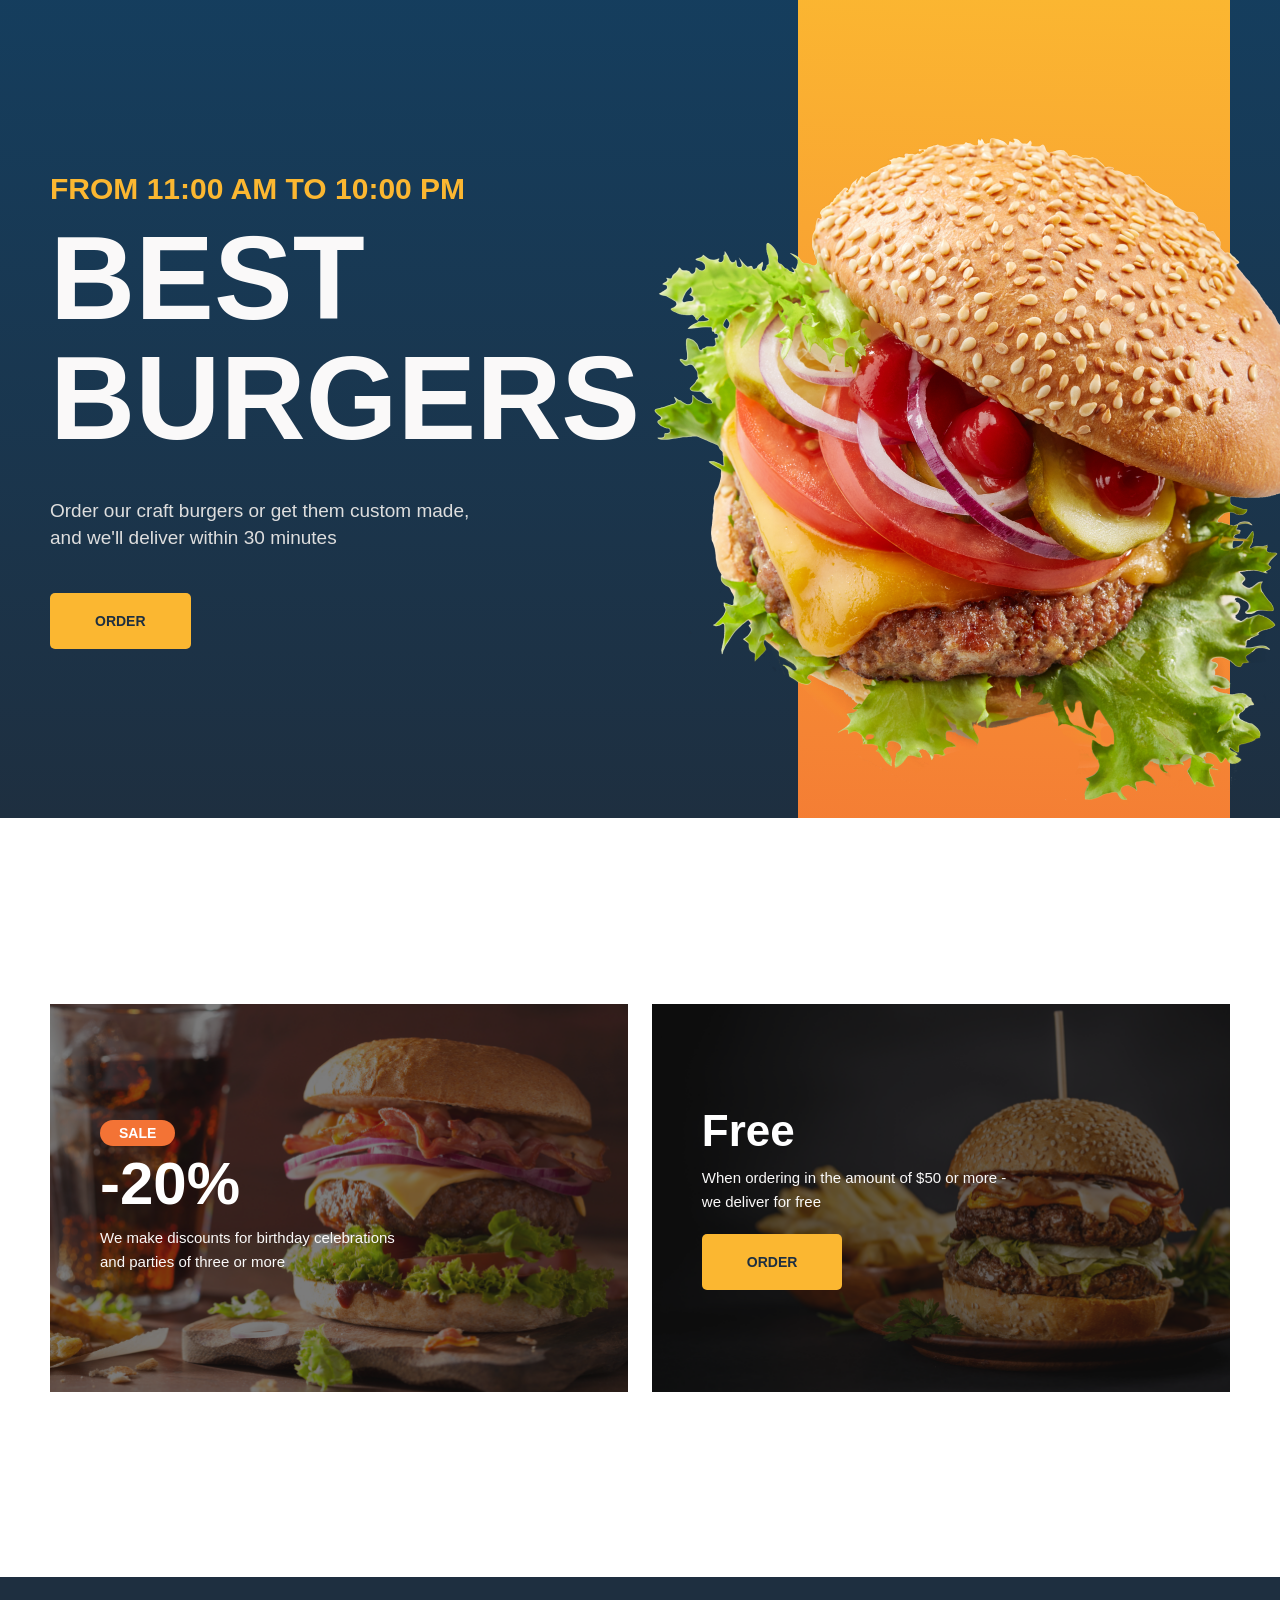
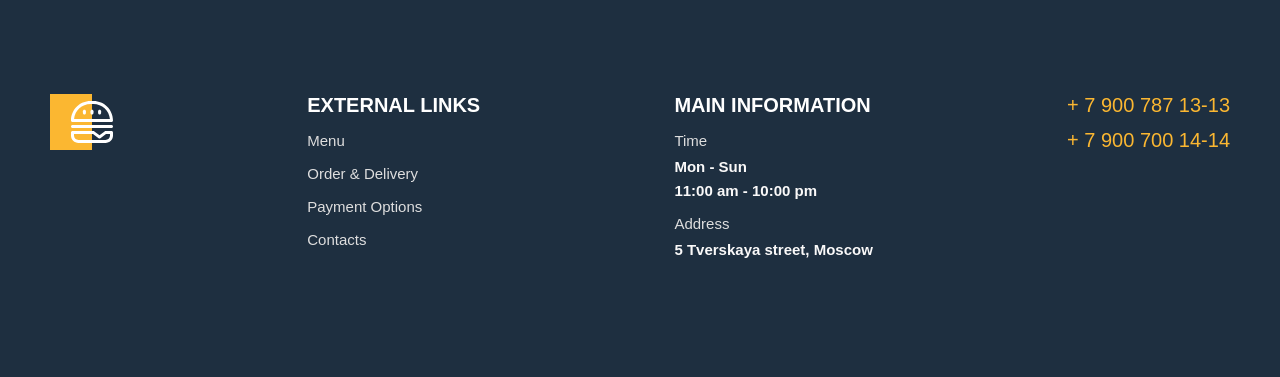
<file: index.html>
<!DOCTYPE html>
<html lang="ru">
<!--Because I'm using Russian Language-->
<!--<html lang="ru"></html>-->

<head>
    <meta charset="UTF-8">
    <meta http-equiv="X-UA-Compatible" content="IE=edge">
    <meta name="viewport" content="width=device-width, initial-scale=1.0">
    <title>Burgers</title>
    <link rel="preconnect" href="https://fonts.googleapis.com">
    <link rel="preconnect" href="https://fonts.gstatic.com" crossorigin>
    <link
        href="https://fonts.googleapis.com/css2?family=Nunito+Sans:wght@700;800&family=Open+Sans:wght@400;700;800&display=swap">
    <link rel="stylesheet" href="style/main.css">
</head>

<body>
    <div class="main">
        <div class="container">
            <div class="text">
                <h1>
                    <span>from 11:00 am to 10:00 pm</span>
                    Best burgers
                </h1>
                <p>
                    <!--Закажи наши фирменные бургеры или собери что-то своё, a&nbsp;наши курьеры доставят
                    за&nbsp;30&nbsp;минут-->
                    Order our craft burgers or get them custom made, <br>and we'll deliver within 30 minutes
                </p>
                <a href="#">order</a>
            </div>
            <div class="visual">
                <div class="background"></div>
                <img src="image/burger.png" alt="Burger">
            </div>
        </div>
    </div>
    <div class="promo">
        <div class="container">
            <div class="promo-left">
                <p class="sales">Sale</p>
                <p class="cost">-20%</p>
                <p class="description">
                    We make discounts for birthday celebrations<br> and parties of three or more </p>
            </div>
            <div class="promo-right">
                <p class="free">Free</p>
                <p class="description">When ordering in the amount of $50 or more - we deliver for free</p>
                <a href="#">order</a>
            </div>
        </div>
    </div>
    <div class="footer">
        <div class="container">
            <div>
                <img class="logo" src="image/Logo.svg" alt="">
            </div>
            <div class="item">
                <h2>external links</h2>
                <ul>
                    <li><a href="">Menu</a></li>
                    <li><a href="">Order & Delivery</a></li>
                    <li><a href="">Payment Options</a></li>
                    <li><a href="">Contacts</a></li>
                </ul>
            </div>
            <div class="item">
                <h2>main information</h2>
                <ul>
                    <li>
                        <span>
                            Time
                        </span>
                        Mon - Sun<br>
                        11:00 am - 10:00 pm
                    </li>
                    <li>
                        <span>
                            Address
                        </span>
                        5 Tverskaya street, Moscow
                    </li>
                </ul>
            </div>
            <div class="tel">
                <ul>
                    <li>+ 7 900 787 13-13</li>
                    <li>+ 7 900 700 14-14</li>
                </ul>
            </div>
        </div>
    </div>
</body>

</html>
</file>
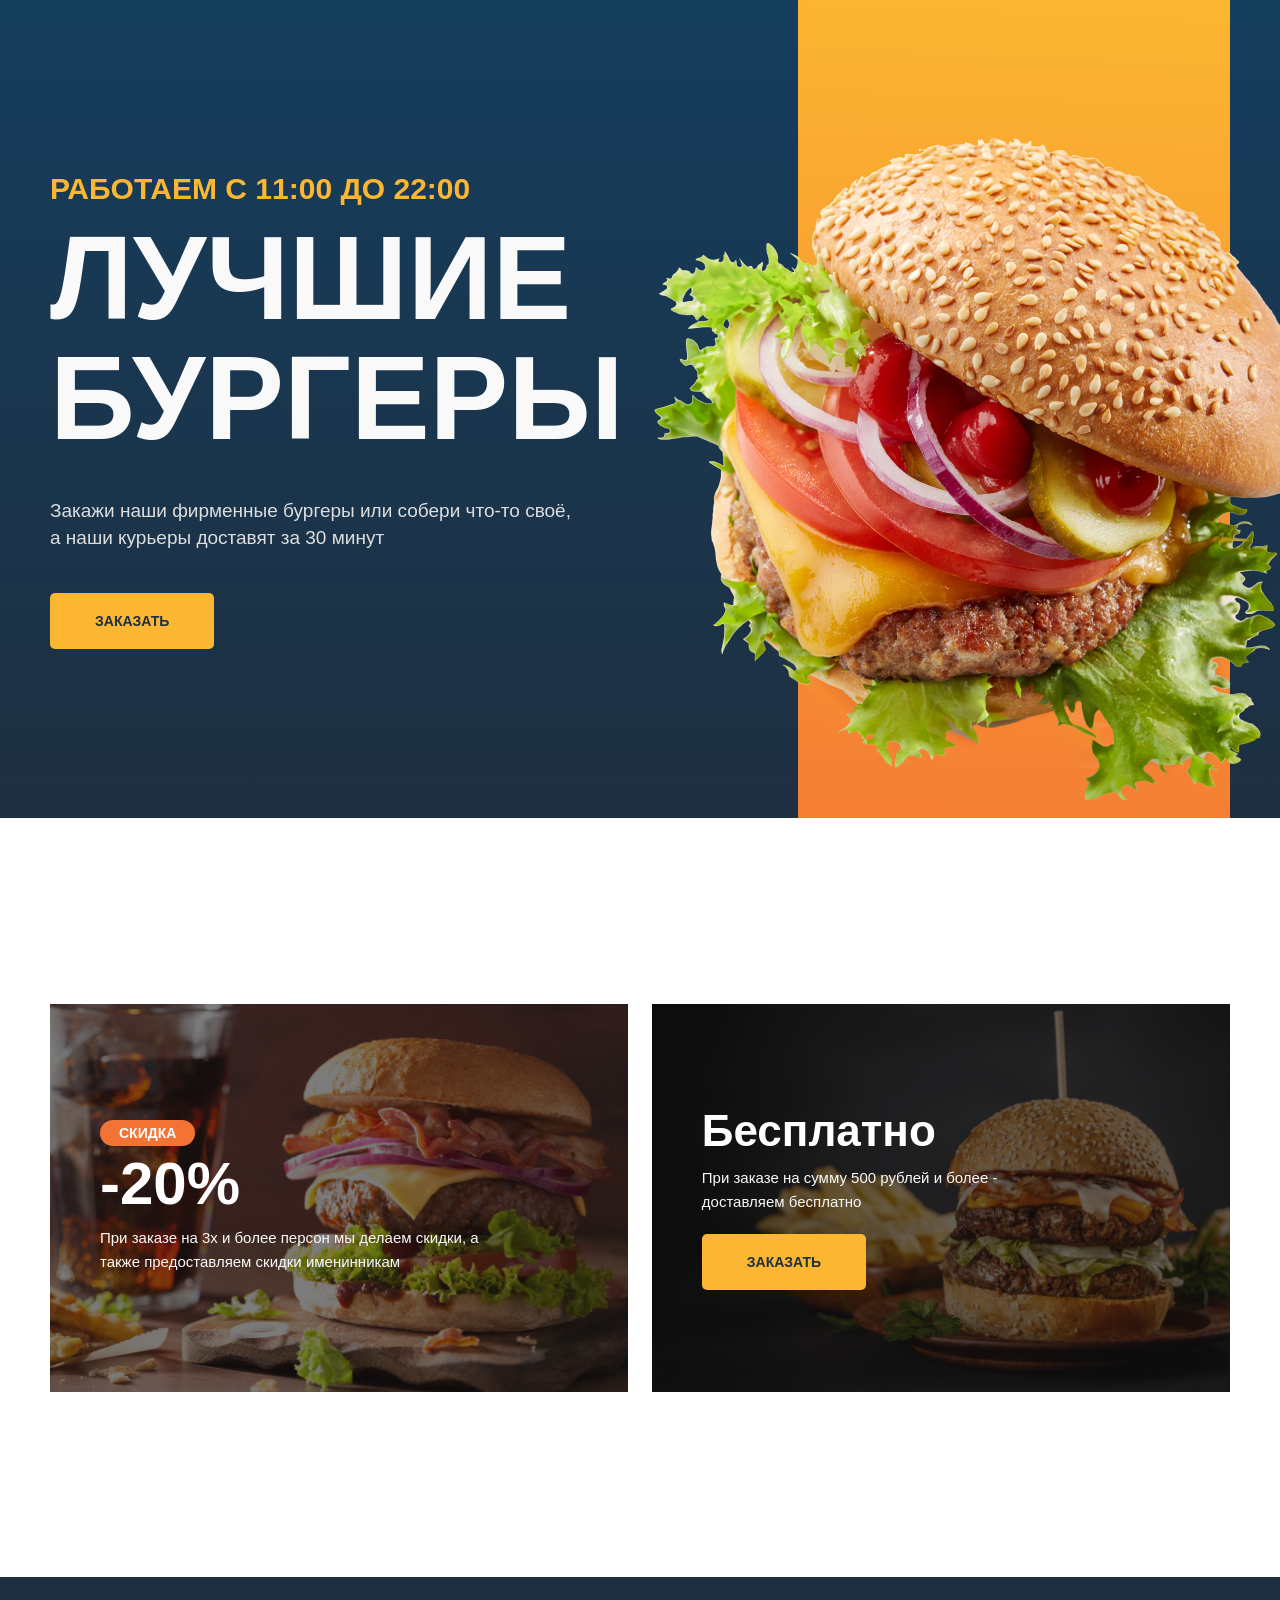
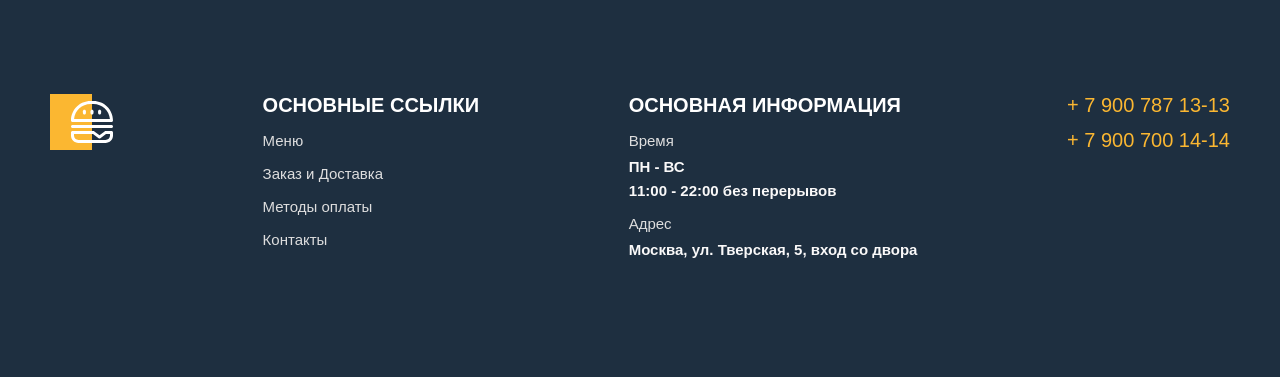
<file: indexRus.html>
<!DOCTYPE html>
<html lang="ru">
<!--Because I'm using Russian Language-->
<!--<html lang="ru"></html>-->

<head>
    <meta charset="UTF-8">
    <meta http-equiv="X-UA-Compatible" content="IE=edge">
    <meta name="viewport" content="width=device-width, initial-scale=1.0">
    <title>Burgers</title>
    <link rel="preconnect" href="https://fonts.googleapis.com">
    <link rel="preconnect" href="https://fonts.gstatic.com" crossorigin>
    <link
        href="https://fonts.googleapis.com/css2?family=Nunito+Sans:wght@700;800&family=Open+Sans:wght@400;700;800&display=swap">
    <link rel="stylesheet" href="style/main.css">
</head>

<body>
    <div class="main">
        <div class="container">
            <div class="text">
                <h1>
                    <span>работаем c 11:00 до 22:00</span>
                    Лучшие бургеры
                </h1>
                <p>
                    Закажи наши фирменные бургеры или собери что-то своё, a&nbsp;наши курьеры доставят
                    за&nbsp;30&nbsp;минут
                </p>
                <a href="#">заказать</a>
            </div>
            <div class="visual">
                <div class="background"></div>
                <img src="image/burger.png" alt="Burger">
            </div>
        </div>
    </div>
    <div class="promo">
        <div class="container">
            <div class="promo-left">
                <p class="sales">Скидка</p>
                <p class="cost">-20%</p>
                <p class="description">При заказе на 3х и более персон мы делаем скидки, а также предоставляем скидки
                    именинникам</p>
            </div>
            <div class="promo-right">
                <p class="free">Бесплатно</p>
                <p class="description">При заказе на сумму 500 рублей и более - доставляем бесплатно</p>
                <a href="#">заказать</a>
            </div>
        </div>
    </div>
    <div class="footer">
        <div class="container">
            <div>
                <img class="logo" src="image/Logo.svg" alt="">
            </div>
            <div class="item">
                <h2>основные ссылки</h2>
                <ul>
                    <li><a href="">Меню</a></li>
                    <li><a href="">Заказ и Доставка</a></li>
                    <li><a href="">Методы оплаты</a></li>
                    <li><a href="">Контакты</a></li>
                </ul>
            </div>
            <div class="item">
                <h2>основная информация</h2>
                <ul>
                    <li>
                        <span>
                            Время
                        </span>
                        ПН - ВС<br>
                        11:00 - 22:00 без перерывов
                    </li>
                    <li>
                        <span>
                            Адрес
                        </span>
                        Москва, ул. Тверская, 5, вход со двора
                    </li>
                </ul>
            </div>
            <div class="tel">
                <ul>
                    <li>+ 7 900 787 13-13</li>
                    <li>+ 7 900 700 14-14</li>
                </ul>
            </div>
        </div>
    </div>
</body>

</html>
</file>
<file: style/main.css>
/*body {
    color: red;
}*/
* { /*Only to be used in study projects, not real world projects. Gets rid of padding on the page*/
    margin:0;
    padding:0;
}

body {
    font-family: 'Nunito Sans', sans-serif;
}

.main {
    background: linear-gradient(180deg, #0C4C7B -100%, #1E2F40 100%);
}

.container {
    max-width: 1180px;
    margin: 0 auto;
    display: flex;
    justify-content: space-between;
}

.text {
    color: #FAF9F9;
    flex: 0 0 580px;
    padding-top: 170px;
    padding-bottom: 169px;
}

h1 {
    font-size: 118px;
    font-weight: 800;
    text-transform: uppercase;
    line-height: 120px;
    margin-bottom: 40px;
    
}

h1 span {
    color: #FBB731;
    font-weight: 700;
    font-size: 30px;
    line-height: 38px;
    display: block;
    margin-bottom: 10px;
}

.text p {
    color: #DEDEDE;
    font-family: 'Open Sans', sans-serif;
    font-size: 19px;
    line-height: 1.4;
    margin-bottom: 42px;
}

.main a,
.promo a {
    color: #1E2F40;
    background-color: #FBB731;
    border: 1px;
    border-radius: 5px;
    text-decoration: none;
    padding: 20px 45px;
    display: inline-block;
    text-transform: uppercase;
    font-size: 14px;
    font-weight: 700;
    
}

.visual {
    flex-grow: 1;
    display: flex;
    justify-content: flex-end;
    position: relative;
}

.background {
    width: 432px;
    height: 100%;
    background: linear-gradient(2.42deg, #F37335 -19.6%, #FBB731 100.79%, #FDC830 100.79%);

}

.main img {
    width: 829px;
    position: absolute;
    right: -168px;
}

.promo {
    padding-top: 186px;
    padding-bottom: 185px;
}

.promo-left,
.promo-right {
    flex: 0 0 49%;
    color: #fff;
    box-sizing: border-box;
    background-repeat: no-repeat;
    background-size: cover;
    background-position: center;
}

.promo-left {
    background-image: url(../image/promo-left.png);
    padding: 116px 50px;
}

.promo-right {
    background-image: url(../image/promo-right.png);
    padding: 102px 50px;
}

.sales {
    font-size: 14px;
    font-weight: 900;
    background: #F37335;
    padding: 5px 19px;
    border-radius: 14px;
    display: inline-block;
    text-transform: uppercase;
    margin-bottom: 3px;
}

.cost {
    font-size: 60px;
    font-weight: 900;
    margin-bottom: 8px;
}

.description {
    font-family: 'Open Sans', sans-serif;
    color: #FAF9F9;
    font-size: 15px;
    line-height: 24px;
}

.promo-left .description {
    max-width: 392px;
}

.promo-right .description {
    max-width: 310px;
    margin-bottom: 20px;
}

.free {
    font-size: 44px;
    font-weight: 700;
    margin-bottom: 10px;
}

.footer {
    background: #1E2F40;
    color: #fff;
    padding-top: 117px;
    padding-bottom: 106px;
}

.logo {
    width: 63px;
    height: 56px;
}

.item h2 {
    font-size: 20px;
    font-weight: 800;
    text-transform: uppercase;
    margin-bottom: 12px;
}

.item ul,
.tel ul {
    list-style-type: none;
}

.item li {
    margin-bottom: 9px;
    font-family: 'Open Sans', sans-serif;
    font-size: 15px;
    color: #FAF9F9;
    font-weight: 700;
    line-height: 24px;
}

.item a {
    color: #DEDEDE;
    text-decoration: none;
    font-weight: 400;
}

.item span {
    color: #DEDEDE;
    display: block;
    font-weight: 400;
    margin-bottom: 2px;
}

.tel ul {
    font-size: 20px;
    color: #FBB731;
}

.tel li {
    margin-bottom: 12px; 
}
</file>
